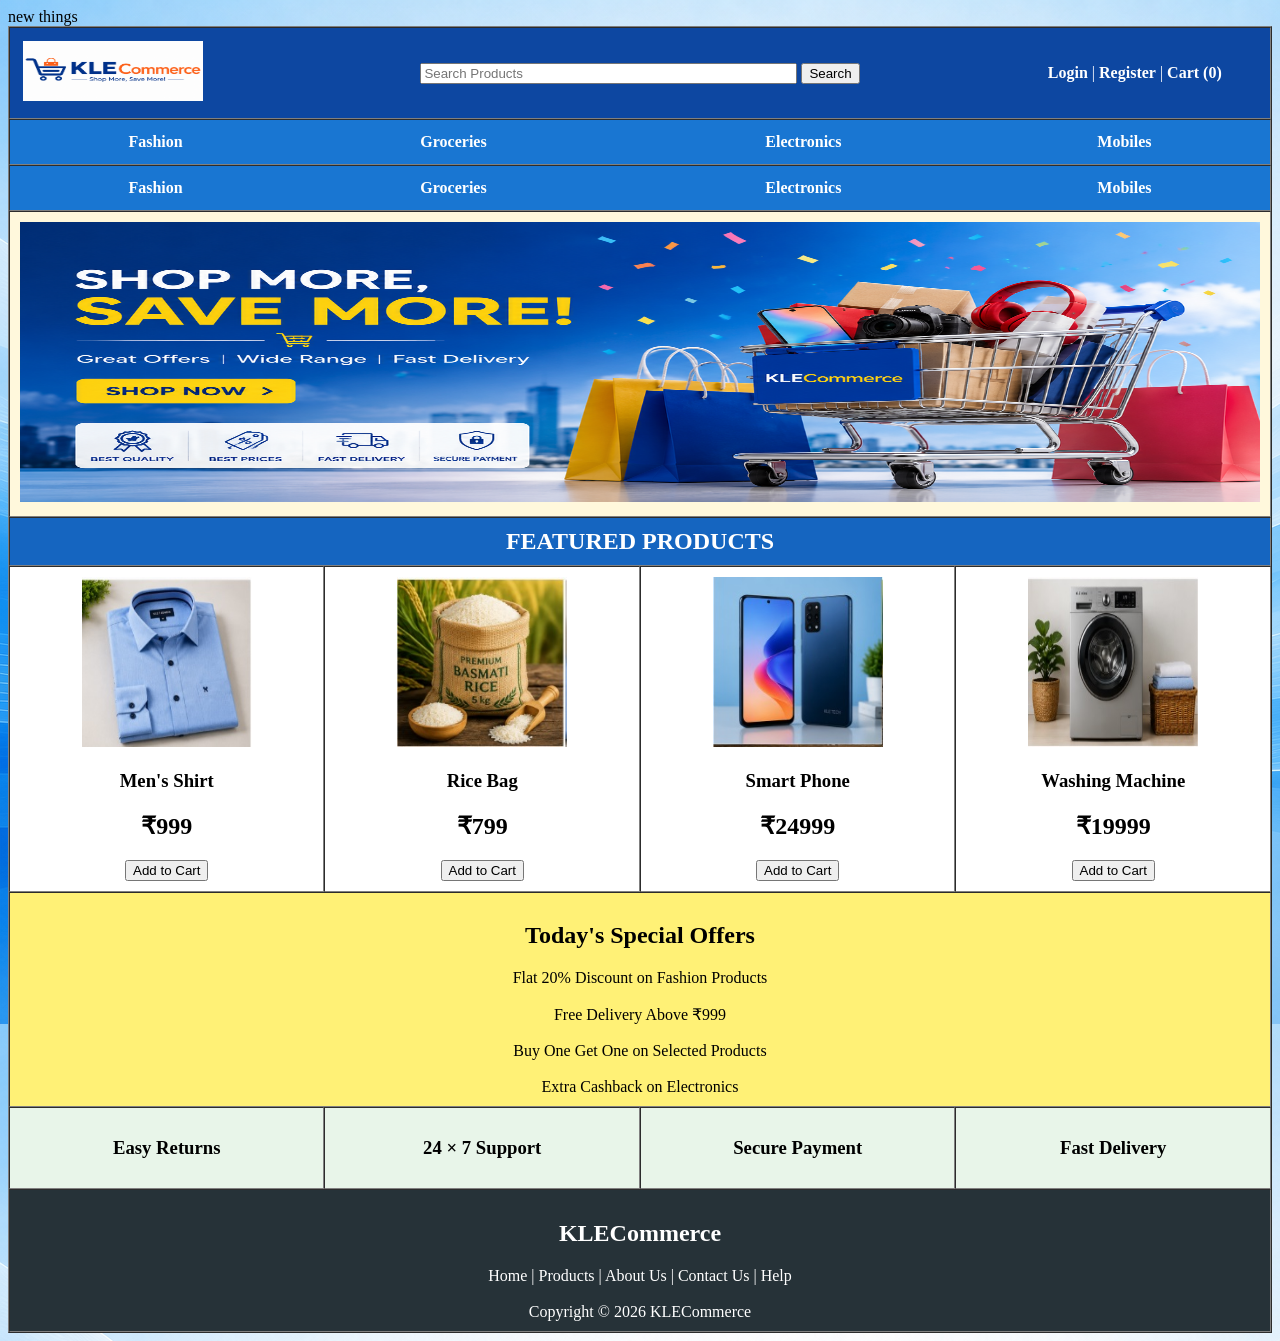
<file: index.html>
<!DOCTYPE html>
<html>

<head>
    <title>KLECommerce</title>
    new things

</head>

<body background="images/background.png">

    <table border="1" width="100%" cellpadding="10" cellspacing="0">

        <!-- Header -->
        <tr bgcolor="#0D47A1">
            <td colspan="4">

                <table width="100%">
                    <tr>

                        <!-- Logo -->
                        <td width="20%">
                            <img src="images/logo.png"
                                 width="180"
                                 height="60">
                        </td>

                        <!-- Search -->
                        <td width="60%" align="center">
                            <input type="text"
                                   size="45"
                                   placeholder="Search Products">

                            <input type="submit"
                                   value="Search">
                        </td>

                        <!-- Login -->
                        <td width="20%" align="center">
                            <font color="white">
                                <b>Login</b> |
                                <b>Register</b> |
                                <b>Cart (0)</b>
                            </font>
                        </td>

                    </tr>
                </table>

            </td>
        </tr>
                <!-- Category Menu -->
        <tr bgcolor="#1976D2" align="center">
            <td colspan="4">
                <table width="100%" border="0">
                    <tr align="center">
                        <td><font color="white"><b>Fashion</b></font></td>
                        <td><font color="white"><b>Groceries</b></font></td>
                        <td><font color="white"><b>Electronics</b></font></td>
                        <td><font color="white"><b>Mobiles</b></font></td>
                    </tr>
                </table>
            </td>
        </tr>

         <tr bgcolor="#1976D2" align="center">
            <td colspan="4">
                <table width="100%" border="0">
                    <tr align="center">
                        <td><font color="white"><b>Fashion</b></font></td>
                        <td><font color="white"><b>Groceries</b></font></td>
                        <td><font color="white"><b>Electronics</b></font></td>
                        <td><font color="white"><b>Mobiles</b></font></td>
                    </tr>
                </table>
            </td>
        </tr>
        <!-- Banner -->
        <tr>
            <td colspan="4" align="center" bgcolor="#FFF8DC">
                <img src="images/banner.png"
                     width="100%"
                     height="280">
            </td>
        </tr>
        

        <!-- Featured Products -->
        <tr bgcolor="#1565C0">
            <td colspan="4" align="center">
                <font color="white" size="5">
                    <b>FEATURED PRODUCTS</b>
                </font>
            </td>
        </tr>

        <!-- Products -->
        <tr bgcolor="#FFFFFF">

            <td align="center">
                <img src="images/shirt.jpg"
                     width="170"
                     height="170">
                <h3>Men's Shirt</h3>
                <h2>₹999</h2>
                <input type="button" value="Add to Cart">
            </td>

            <td align="center">
                <img src="images/rice.jpg"
                     width="170"
                     height="170">
                <h3>Rice Bag</h3>
                <h2>₹799</h2>
                <input type="button" value="Add to Cart">
            </td>

            <td align="center">
                <img src="images/mobile.jpg"
                     width="170"
                     height="170">
                <h3>Smart Phone</h3>
                <h2>₹24999</h2>
                <input type="button" value="Add to Cart">
            </td>

            <td align="center">
                <img src="images/washing.jpg"
                     width="170"
                     height="170">
                <h3>Washing Machine</h3>
                <h2>₹19999</h2>
                <input type="button" value="Add to Cart">
            </td>

        </tr>

        <!-- Offers -->
        <tr bgcolor="#FFF176">
            <td colspan="4" align="center">
                <h2>Today's Special Offers</h2>

                Flat 20% Discount on Fashion Products
                <br><br>

                Free Delivery Above ₹999
                <br><br>

                Buy One Get One on Selected Products
                <br><br>

                Extra Cashback on Electronics
            </td>
        </tr>

        <!-- Customer Services -->
        <tr bgcolor="#E8F5E9">

            <td align="center">
                <h3>Easy Returns</h3>
            </td>

            <td align="center">
                <h3>24 × 7 Support</h3>
            </td>

            <td align="center">
                <h3>Secure Payment</h3>
            </td>

            <td align="center">
                <h3>Fast Delivery</h3>
            </td>

        </tr>

        <!-- Footer -->
        <tr bgcolor="#263238">
            <td colspan="4" align="center">
                <font color="white">

                    <h2>KLECommerce</h2>

                    Home |
                    Products |
                    About Us |
                    Contact Us |
                    Help

                    <br><br>

                    Copyright © 2026 KLECommerce

                </font>
            </td>
        </tr>

    </table>

</body>
</html>
</file>
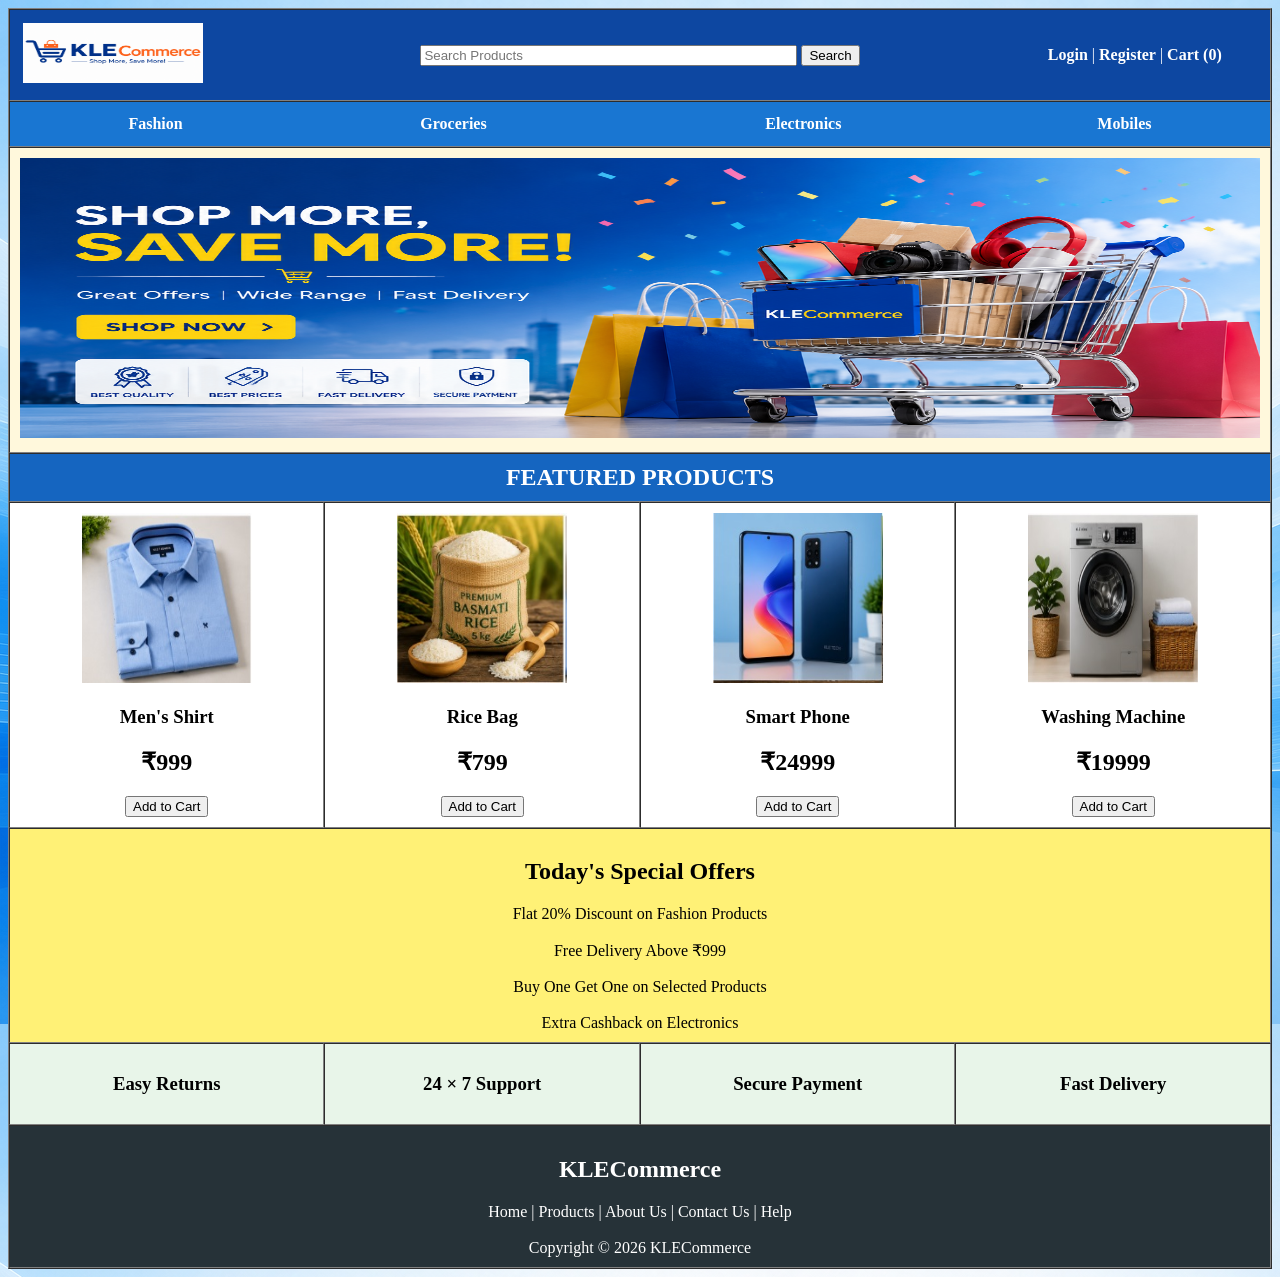
<file: about.html>
<!DOCTYPE html>
<html>

<head>
    <title>KLECommerce</title>
</head>

<body background="images/background.png">

    <table border="1" width="100%" cellpadding="10" cellspacing="0">

        <!-- Header -->
        <tr bgcolor="#0D47A1">
            <td colspan="4">

                <table width="100%">
                    <tr>

                        <!-- Logo -->
                        <td width="20%">
                            <img src="images/logo.png"
                                 width="180"
                                 height="60">
                        </td>

                        <!-- Search -->
                        <td width="60%" align="center">
                            <input type="text"
                                   size="45"
                                   placeholder="Search Products">

                            <input type="submit"
                                   value="Search">
                        </td>

                        <!-- Login -->
                        <td width="20%" align="center">
                            <font color="white">
                                <b>Login</b> |
                                <b>Register</b> |
                                <b>Cart (0)</b>
                            </font>
                        </td>

                    </tr>
                </table>

            </td>
        </tr>
                <!-- Category Menu -->
        <tr bgcolor="#1976D2" align="center">
            <td colspan="4">
                <table width="100%" border="0">
                    <tr align="center">
                        <td><font color="white"><b>Fashion</b></font></td>
                        <td><font color="white"><b>Groceries</b></font></td>
                        <td><font color="white"><b>Electronics</b></font></td>
                        <td><font color="white"><b>Mobiles</b></font></td>
                    </tr>
                </table>
            </td>
        </tr>

        <!-- Banner -->
        <tr>
            <td colspan="4" align="center" bgcolor="#FFF8DC">
                <img src="images/banner.png"
                     width="100%"
                     height="280">
            </td>
        </tr>

        <!-- Featured Products -->
        <tr bgcolor="#1565C0">
            <td colspan="4" align="center">
                <font color="white" size="5">
                    <b>FEATURED PRODUCTS</b>
                </font>
            </td>
        </tr>

        <!-- Products -->
        <tr bgcolor="#FFFFFF">

            <td align="center">
                <img src="images/shirt.jpg"
                     width="170"
                     height="170">
                <h3>Men's Shirt</h3>
                <h2>₹999</h2>
                <input type="button" value="Add to Cart">
            </td>

            <td align="center">
                <img src="images/rice.jpg"
                     width="170"
                     height="170">
                <h3>Rice Bag</h3>
                <h2>₹799</h2>
                <input type="button" value="Add to Cart">
            </td>

            <td align="center">
                <img src="images/mobile.jpg"
                     width="170"
                     height="170">
                <h3>Smart Phone</h3>
                <h2>₹24999</h2>
                <input type="button" value="Add to Cart">
            </td>

            <td align="center">
                <img src="images/washing.jpg"
                     width="170"
                     height="170">
                <h3>Washing Machine</h3>
                <h2>₹19999</h2>
                <input type="button" value="Add to Cart">
            </td>

        </tr>

        <!-- Offers -->
        <tr bgcolor="#FFF176">
            <td colspan="4" align="center">
                <h2>Today's Special Offers</h2>

                Flat 20% Discount on Fashion Products
                <br><br>

                Free Delivery Above ₹999
                <br><br>

                Buy One Get One on Selected Products
                <br><br>

                Extra Cashback on Electronics
            </td>
        </tr>

        <!-- Customer Services -->
        <tr bgcolor="#E8F5E9">

            <td align="center">
                <h3>Easy Returns</h3>
            </td>

            <td align="center">
                <h3>24 × 7 Support</h3>
            </td>

            <td align="center">
                <h3>Secure Payment</h3>
            </td>

            <td align="center">
                <h3>Fast Delivery</h3>
            </td>

        </tr>

        <!-- Footer -->
        <tr bgcolor="#263238">
            <td colspan="4" align="center">
                <font color="white">

                    <h2>KLECommerce</h2>

                    Home |
                    Products |
                    About Us |
                    Contact Us |
                    Help

                    <br><br>

                    Copyright © 2026 KLECommerce

                </font>
            </td>
        </tr>

    </table>

</body>
</html>
</file>
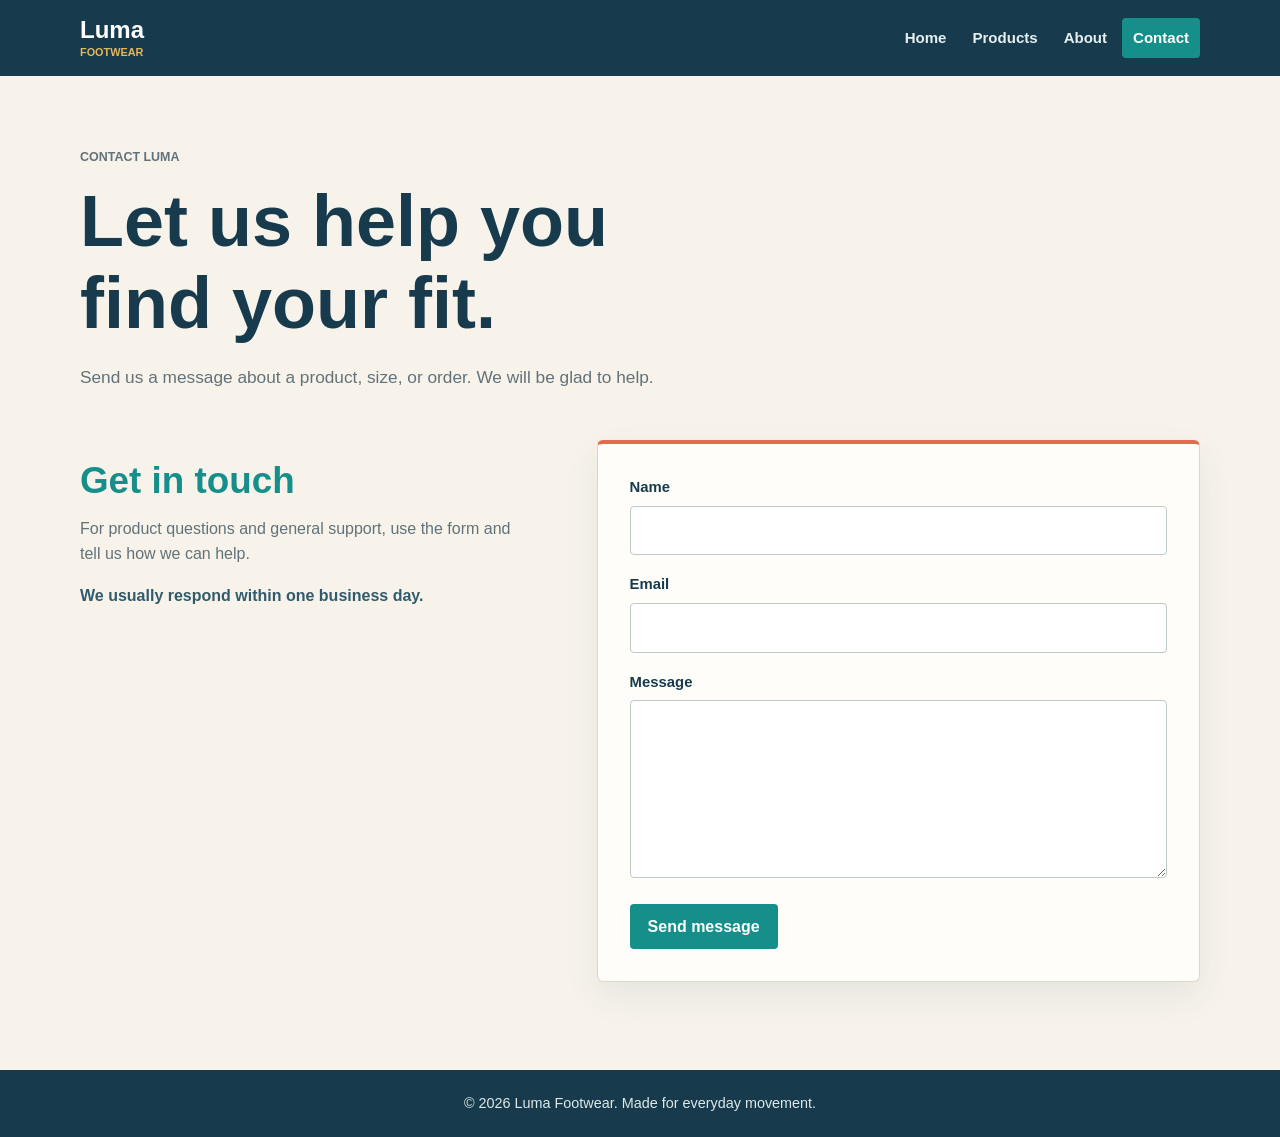
<file: contact.html>
<!DOCTYPE html>
<html lang="en">
<head>
    <meta charset="UTF-8">
    <meta name="viewport" content="width=device-width, initial-scale=1.0">
    <title>Luma Footwear | Contact</title>
    <link rel="stylesheet" href="css/style.css">
</head>
<body>
    <header class="site-header">
        <div class="site-header__inner">
            <a class="brand" href="index.html" aria-label="Luma Footwear home">Luma<span>Footwear</span></a>
            <nav class="site-nav" aria-label="Primary navigation">
                <a href="index.html">Home</a>
                <a href="products.html">Products</a>
                <a href="about.html">About</a>
                <a class="is-active" href="contact.html" aria-current="page">Contact</a>
            </nav>
        </div>
    </header>

    <main class="page-main contact-page">
        <section class="page-intro page-intro--narrow" aria-labelledby="contact-title">
            <p class="eyebrow">Contact Luma</p>
            <h1 id="contact-title">Let us help you find your fit.</h1>
            <p>Send us a message about a product, size, or order. We will be glad to help.</p>
        </section>

        <section class="contact-layout" aria-label="Contact form">
            <div class="contact-details">
                <h2>Get in touch</h2>
                <p>For product questions and general support, use the form and tell us how we can help.</p>
                <p class="contact-note">We usually respond within one business day.</p>
            </div>

            <form class="contact-form" action="#" method="post">
                <div class="form-field">
                    <label for="name">Name</label>
                    <input type="text" id="name" name="name" autocomplete="name" required>
                </div>
                <div class="form-field">
                    <label for="email">Email</label>
                    <input type="email" id="email" name="email" autocomplete="email" required>
                </div>
                <div class="form-field">
                    <label for="message">Message</label>
                    <textarea id="message" name="message" rows="6" required></textarea>
                </div>
                <button type="submit">Send message</button>
            </form>
        </section>
    </main>

    <footer class="site-footer">
        <p>&copy; 2026 Luma Footwear. Made for everyday movement.</p>
    </footer>
</body>
</html>
</file>
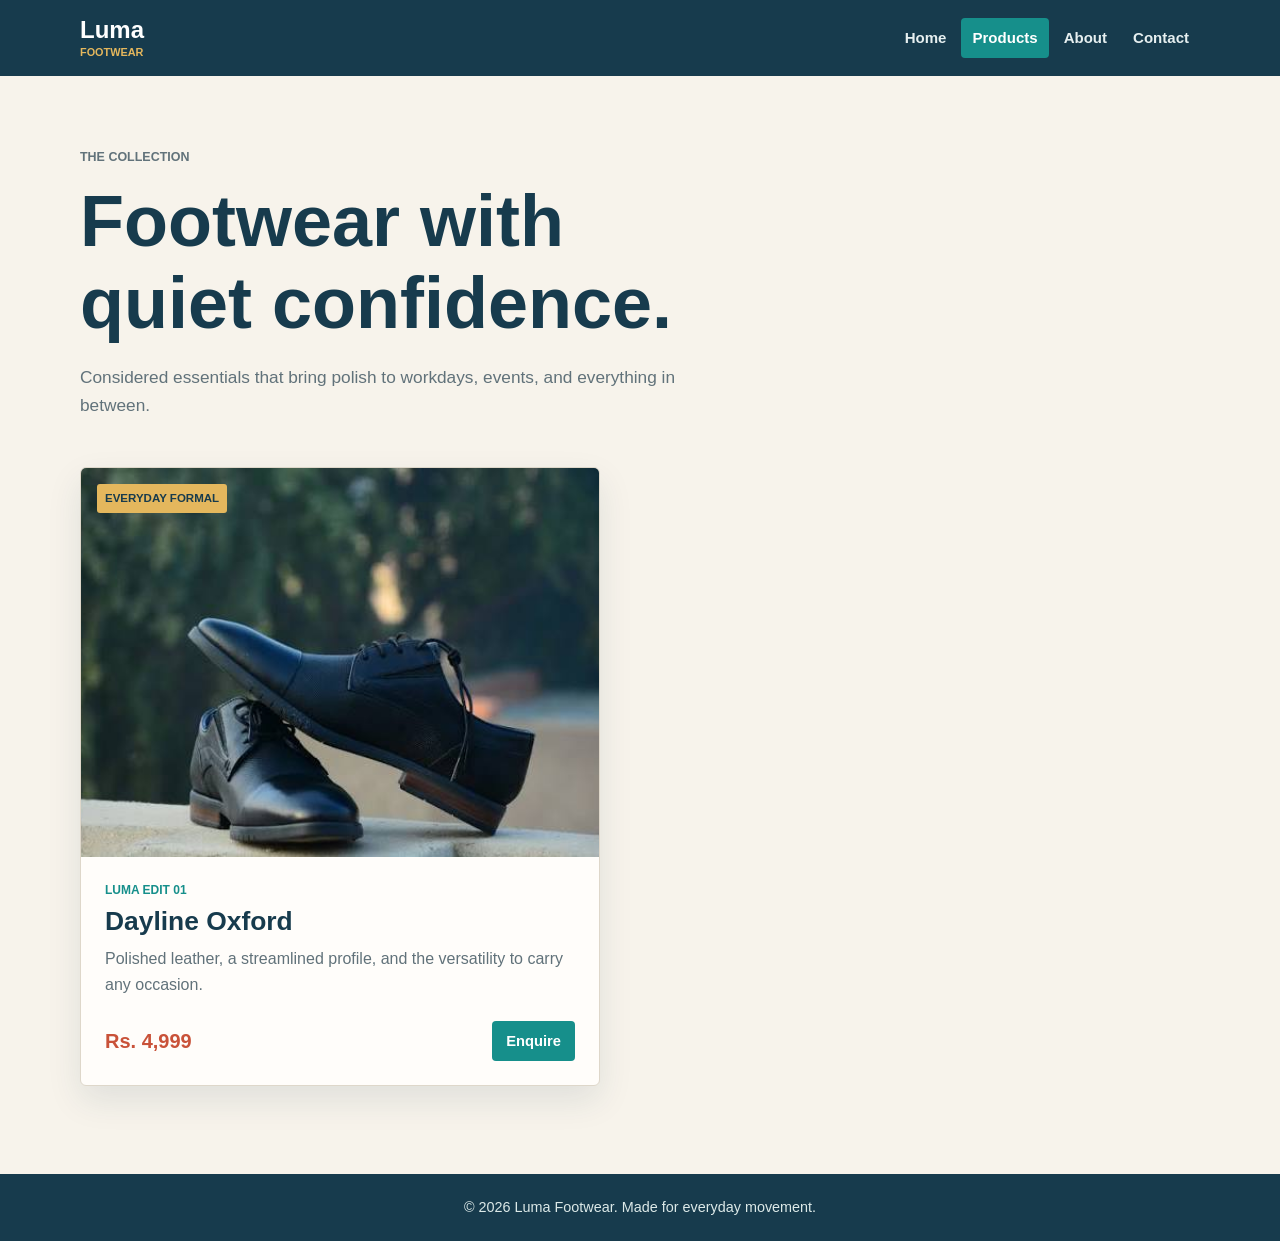
<file: products.html>
<!DOCTYPE html>
<html lang="en">
<head>
    <meta charset="UTF-8">
    <meta name="viewport" content="width=device-width, initial-scale=1.0">
    <title>Luma Footwear | Products</title>
    <link rel="stylesheet" href="css/style.css">
</head>
<body>
    <header class="site-header">
        <div class="site-header__inner">
            <a class="brand" href="index.html" aria-label="Luma Footwear home">Luma<span>Footwear</span></a>
            <nav class="site-nav" aria-label="Primary navigation">
                <a href="index.html">Home</a>
                <a class="is-active" href="products.html" aria-current="page">Products</a>
                <a href="about.html">About</a>
                <a href="contact.html">Contact</a>
            </nav>
        </div>
    </header>

    <main class="page-main">
        <section class="page-intro" aria-labelledby="products-title">
            <p class="eyebrow">The collection</p>
            <h1 id="products-title">Footwear with quiet confidence.</h1>
            <p>Considered essentials that bring polish to workdays, events, and everything in between.</p>
        </section>

        <section class="product-list" aria-label="Available products">
            <article class="product-card">
                <div class="product-card__image">
                    <img src="images/images.jpg" alt="Black leather oxford shoes">
                    <span class="product-tag">Everyday formal</span>
                </div>
                <div class="product-card__content">
                    <p class="product-card__label">Luma Edit 01</p>
                    <h2>Dayline Oxford</h2>
                    <p>Polished leather, a streamlined profile, and the versatility to carry any occasion.</p>
                    <div class="product-card__footer">
                        <span class="price">Rs. 4,999</span>
                        <a class="button button--small" href="contact.html">Enquire</a>
                    </div>
                </div>
            </article>
        </section>
    </main>

    <footer class="site-footer">
        <p>&copy; 2026 Luma Footwear. Made for everyday movement.</p>
    </footer>
</body>
</html>
</file>
<file: css/style.css>
:root {
    --ink: #173b4d;
    --ink-soft: #315b6a;
    --teal: #168f8b;
    --coral: #e56b4f;
    --coral-dark: #c95239;
    --gold: #e4b75d;
    --canvas: #f7f3eb;
    --surface: #fffdfa;
    --line: #ded7ca;
    --muted: #61727a;
    --white: #ffffff;
}

* {
    box-sizing: border-box;
}

html {
    scroll-behavior: smooth;
}

body {
    min-height: 100vh;
    margin: 0;
    display: flex;
    flex-direction: column;
    background: var(--canvas);
    color: var(--ink);
    font-family: Arial, Helvetica, sans-serif;
    line-height: 1.6;
}

img {
    display: block;
    max-width: 100%;
}

a {
    color: inherit;
}

.site-header {
    background: var(--ink);
    color: var(--white);
}

.site-header__inner {
    width: min(1120px, calc(100% - 40px));
    min-height: 76px;
    margin: 0 auto;
    display: flex;
    align-items: center;
    justify-content: space-between;
    gap: 24px;
}

.brand {
    color: var(--white);
    font-size: 1.5rem;
    font-weight: 800;
    letter-spacing: 0;
    line-height: 1;
    text-decoration: none;
}

.brand span {
    display: block;
    margin-top: 5px;
    color: var(--gold);
    font-size: 0.68rem;
    font-weight: 700;
    letter-spacing: 0;
    text-transform: uppercase;
}

.site-nav {
    display: flex;
    flex-wrap: wrap;
    justify-content: flex-end;
    gap: 4px;
}

.site-nav a {
    border-radius: 4px;
    color: #e6eff0;
    font-size: 0.94rem;
    font-weight: 700;
    padding: 8px 11px;
    text-decoration: none;
    transition: background-color 160ms ease, color 160ms ease;
}

.site-nav a:hover,
.site-nav a:focus-visible,
.site-nav a.is-active {
    background: var(--teal);
    color: var(--white);
}

.site-nav a:focus-visible,
.button:focus-visible,
.text-link:focus-visible,
input:focus-visible,
textarea:focus-visible {
    outline: 3px solid var(--gold);
    outline-offset: 3px;
}

main {
    flex: 1;
}

.hero {
    position: relative;
    min-height: 515px;
    display: grid;
    align-items: end;
    isolation: isolate;
    background-color: var(--ink);
    background-image: url("../images/images.jpg");
    background-position: center;
    background-repeat: no-repeat;
    background-size: cover;
}

.hero::before {
    position: absolute;
    z-index: -1;
    inset: 0;
    background: rgba(23, 59, 77, 0.72);
    content: "";
}

.hero__content {
    width: min(1120px, calc(100% - 40px));
    margin: 0 auto;
    padding: 76px 0;
    color: var(--white);
}

.eyebrow {
    margin: 0 0 12px;
    color: var(--teal);
    font-size: 0.78rem;
    font-weight: 800;
    letter-spacing: 0;
    text-transform: uppercase;
}

.hero .eyebrow {
    color: var(--gold);
}

h1,
h2,
h3,
p {
    margin-top: 0;
}

h1,
h2,
h3 {
    line-height: 1.14;
}

h1 {
    max-width: 650px;
    margin-bottom: 20px;
    font-size: 4.5rem;
    letter-spacing: 0;
}

h2 {
    margin-bottom: 14px;
    font-size: 2.3rem;
    letter-spacing: 0;
}

h3 {
    margin-bottom: 10px;
    font-size: 1.12rem;
}

.hero__text {
    max-width: 540px;
    margin-bottom: 30px;
    color: #f2f7f5;
    font-size: 1.08rem;
}

.action-row {
    display: flex;
    flex-wrap: wrap;
    align-items: center;
    gap: 18px;
}

.button,
button {
    border: 0;
    border-radius: 4px;
    display: inline-flex;
    align-items: center;
    justify-content: center;
    min-height: 44px;
    padding: 10px 18px;
    background: var(--teal);
    color: var(--white);
    cursor: pointer;
    font: inherit;
    font-weight: 800;
    text-decoration: none;
    transition: background-color 160ms ease, transform 160ms ease;
}

.button:hover,
button:hover {
    background: var(--ink-soft);
    transform: translateY(-1px);
}

.button--coral {
    background: var(--coral);
}

.button--coral:hover {
    background: var(--coral-dark);
}

.button--small {
    min-height: 40px;
    padding: 8px 14px;
    font-size: 0.92rem;
}

.text-link {
    color: var(--teal);
    font-weight: 800;
    text-decoration-thickness: 2px;
    text-underline-offset: 4px;
}

.hero .text-link {
    color: var(--white);
}

.text-link:hover {
    color: var(--coral);
}

.hero .text-link:hover {
    color: var(--gold);
}

.value-band,
.page-main {
    width: min(1120px, calc(100% - 40px));
    margin: 0 auto;
}

.value-band {
    padding: 76px 0;
}

.section-heading {
    max-width: 620px;
    margin-bottom: 32px;
}

.section-heading h2 {
    margin-bottom: 0;
}

.value-grid {
    display: grid;
    grid-template-columns: repeat(3, minmax(0, 1fr));
    border-top: 1px solid var(--line);
}

.value-item {
    padding: 24px 28px 12px 0;
    border-right: 1px solid var(--line);
}

.value-item + .value-item {
    padding-left: 28px;
}

.value-item:last-child {
    border-right: 0;
}

.value-item h3 {
    color: var(--teal);
}

.value-item p,
.page-intro p,
.story-band__content p,
.contact-details p,
.product-card__content > p {
    color: var(--muted);
}

.page-main {
    padding: 72px 0 88px;
}

.page-intro {
    max-width: 760px;
    margin-bottom: 48px;
}

.page-intro--narrow {
    max-width: 680px;
}

.page-intro h1 {
    color: var(--ink);
}

.page-intro p:last-child {
    max-width: 620px;
    margin-bottom: 0;
    font-size: 1.08rem;
}

.product-list {
    display: grid;
    grid-template-columns: minmax(0, 520px);
}

.product-card {
    overflow: hidden;
    border: 1px solid var(--line);
    border-radius: 6px;
    background: var(--surface);
    box-shadow: 0 14px 34px rgba(23, 59, 77, 0.1);
}

.product-card__image {
    position: relative;
    aspect-ratio: 4 / 3;
    overflow: hidden;
    background: #d7e1de;
}

.product-card__image img {
    width: 100%;
    height: 100%;
    object-fit: cover;
    transition: transform 240ms ease;
}

.product-card:hover .product-card__image img {
    transform: scale(1.035);
}

.product-tag {
    position: absolute;
    top: 16px;
    left: 16px;
    border-radius: 3px;
    padding: 5px 8px;
    background: var(--gold);
    color: var(--ink);
    font-size: 0.72rem;
    font-weight: 800;
    letter-spacing: 0;
    text-transform: uppercase;
}

.product-card__content {
    padding: 24px;
}

.product-card__label {
    margin-bottom: 6px;
    color: var(--teal) !important;
    font-size: 0.75rem;
    font-weight: 800;
    letter-spacing: 0;
    text-transform: uppercase;
}

.product-card h2 {
    margin-bottom: 10px;
    font-size: 1.65rem;
}

.product-card__footer {
    display: flex;
    align-items: center;
    justify-content: space-between;
    gap: 18px;
    margin-top: 24px;
}

.price {
    color: var(--coral-dark);
    font-size: 1.25rem;
    font-weight: 800;
}

.story-band {
    display: grid;
    grid-template-columns: minmax(0, 0.9fr) minmax(0, 1.1fr);
    align-items: stretch;
    background: var(--surface);
    border-top: 4px solid var(--teal);
}

.story-band__image {
    min-height: 340px;
}

.story-band__image img {
    width: 100%;
    height: 100%;
    object-fit: cover;
}

.story-band__content {
    align-self: center;
    padding: 48px;
}

.story-band__content .text-link {
    display: inline-block;
    margin-top: 8px;
}

.contact-layout {
    display: grid;
    grid-template-columns: minmax(0, 0.75fr) minmax(320px, 1fr);
    gap: 64px;
    align-items: start;
}

.contact-details {
    padding-top: 20px;
}

.contact-details h2 {
    color: var(--teal);
}

.contact-note {
    color: var(--ink-soft) !important;
    font-weight: 700;
}

.contact-form {
    padding: 32px;
    border: 1px solid var(--line);
    border-top: 4px solid var(--coral);
    border-radius: 6px;
    background: var(--surface);
    box-shadow: 0 14px 34px rgba(23, 59, 77, 0.08);
}

.form-field {
    margin-bottom: 18px;
}

label {
    display: block;
    margin-bottom: 6px;
    color: var(--ink);
    font-size: 0.93rem;
    font-weight: 800;
}

input,
textarea {
    width: 100%;
    border: 1px solid #bfcac7;
    border-radius: 4px;
    padding: 11px 12px;
    background: var(--white);
    color: var(--ink);
    font: inherit;
    transition: border-color 160ms ease, box-shadow 160ms ease;
}

textarea {
    min-height: 144px;
    resize: vertical;
}

input:hover,
textarea:hover {
    border-color: var(--teal);
}

input:focus,
textarea:focus {
    border-color: var(--teal);
    box-shadow: 0 0 0 3px rgba(22, 143, 139, 0.16);
    outline: 0;
}

.site-footer {
    padding: 22px 20px;
    background: var(--ink);
    color: #dce9e8;
    text-align: center;
}

.site-footer p {
    margin: 0;
    font-size: 0.9rem;
}

@media (max-width: 760px) {
    .site-header__inner {
        min-height: auto;
        flex-direction: column;
        align-items: flex-start;
        gap: 16px;
        padding: 18px 0;
    }

    .site-nav {
        justify-content: flex-start;
        width: 100%;
    }

    .hero {
        min-height: 430px;
        background-position: 60% center;
    }

    .hero__content {
        padding: 48px 0;
    }

    h1 {
        font-size: 3.3rem;
    }

    h2 {
        font-size: 2rem;
    }

    .value-grid,
    .story-band,
    .contact-layout {
        grid-template-columns: 1fr;
    }

    .value-item,
    .value-item + .value-item {
        padding: 22px 0;
        border-right: 0;
        border-bottom: 1px solid var(--line);
    }

    .value-item:last-child {
        border-bottom: 0;
    }

    .story-band__image {
        min-height: 260px;
    }

    .story-band__content {
        padding: 32px 24px;
    }

    .contact-layout {
        gap: 32px;
    }

    .contact-details {
        padding-top: 0;
    }
}

@media (max-width: 480px) {
    .site-header__inner,
    .hero__content,
    .value-band,
    .page-main {
        width: min(calc(100% - 28px), 1120px);
    }

    .site-nav a {
        padding: 7px 8px;
        font-size: 0.86rem;
    }

    .hero {
        min-height: 420px;
    }

    .hero__content {
        padding: 44px 0;
    }

    h1 {
        font-size: 2.35rem;
    }

    .page-main {
        padding: 52px 0 64px;
    }

    .value-band {
        padding: 56px 0;
    }

    .contact-form {
        padding: 24px 18px;
    }

    .product-card__content {
        padding: 20px;
    }
}
</file>
